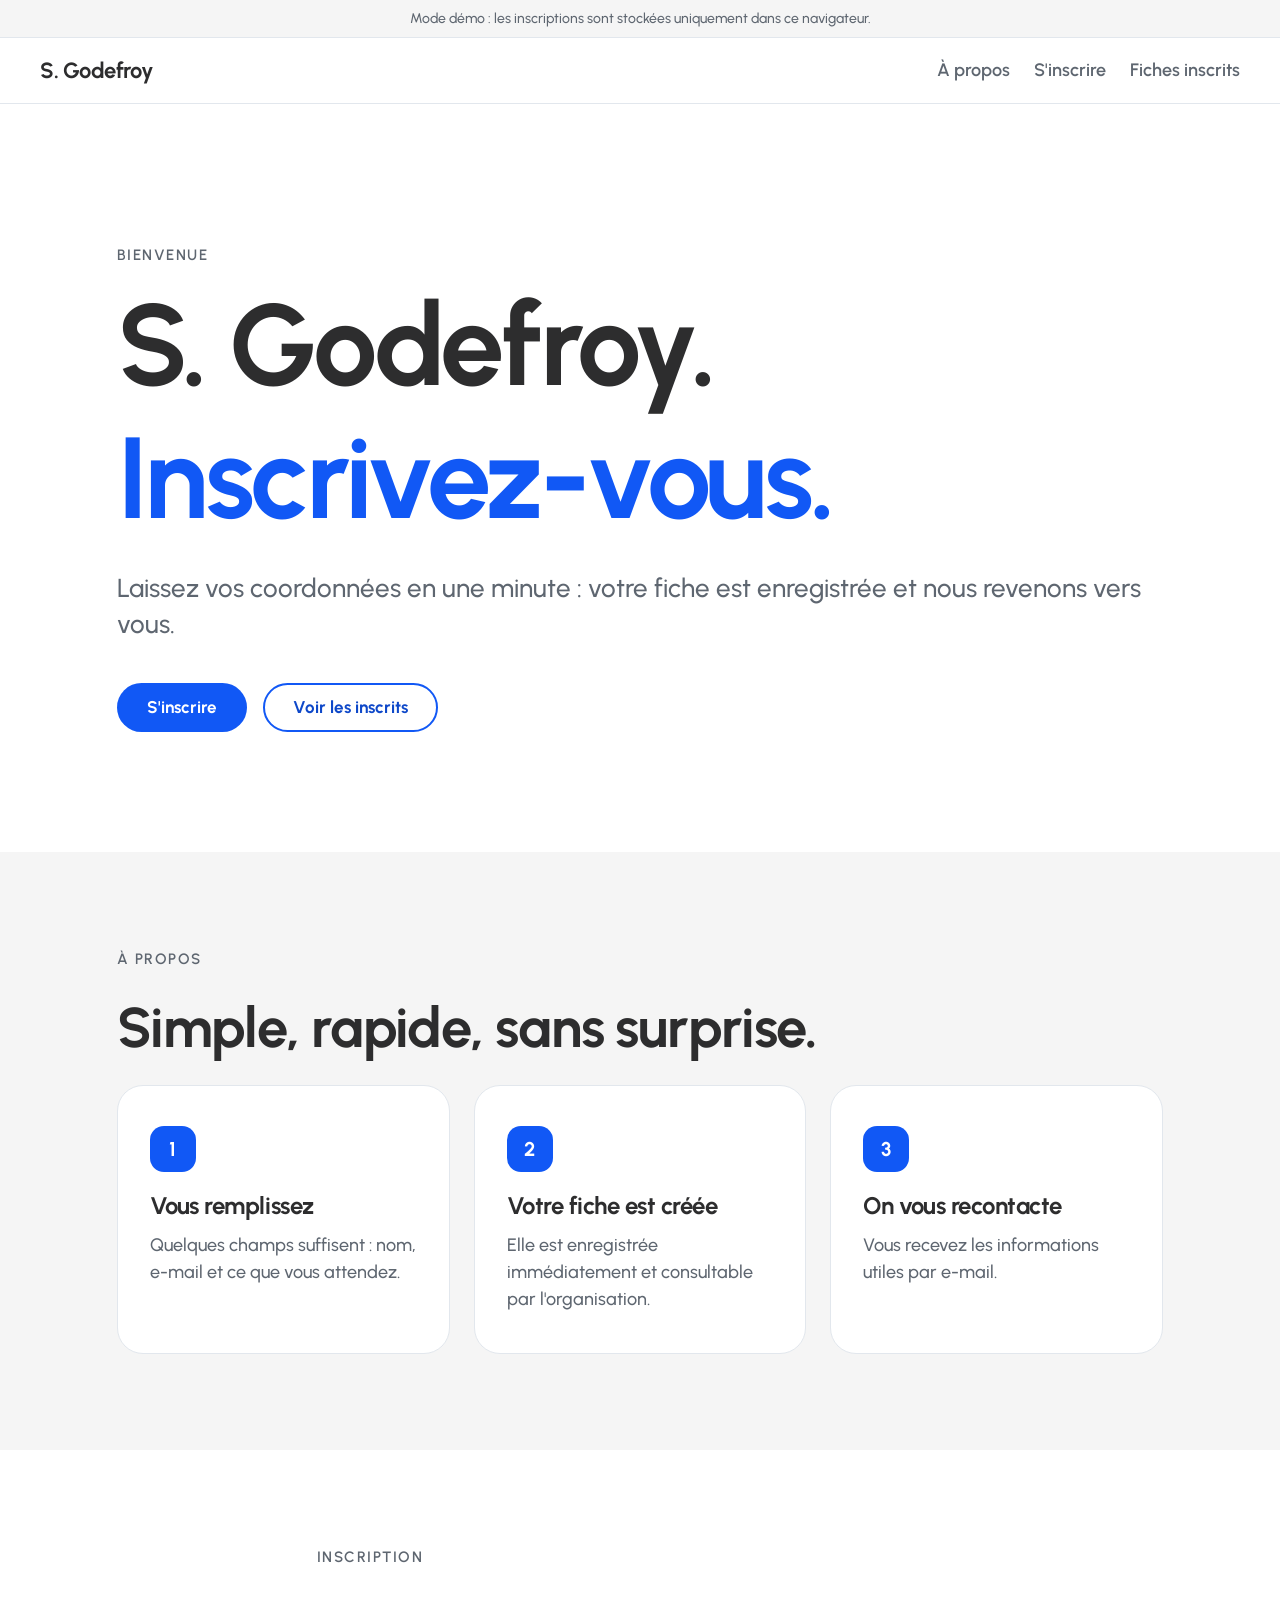
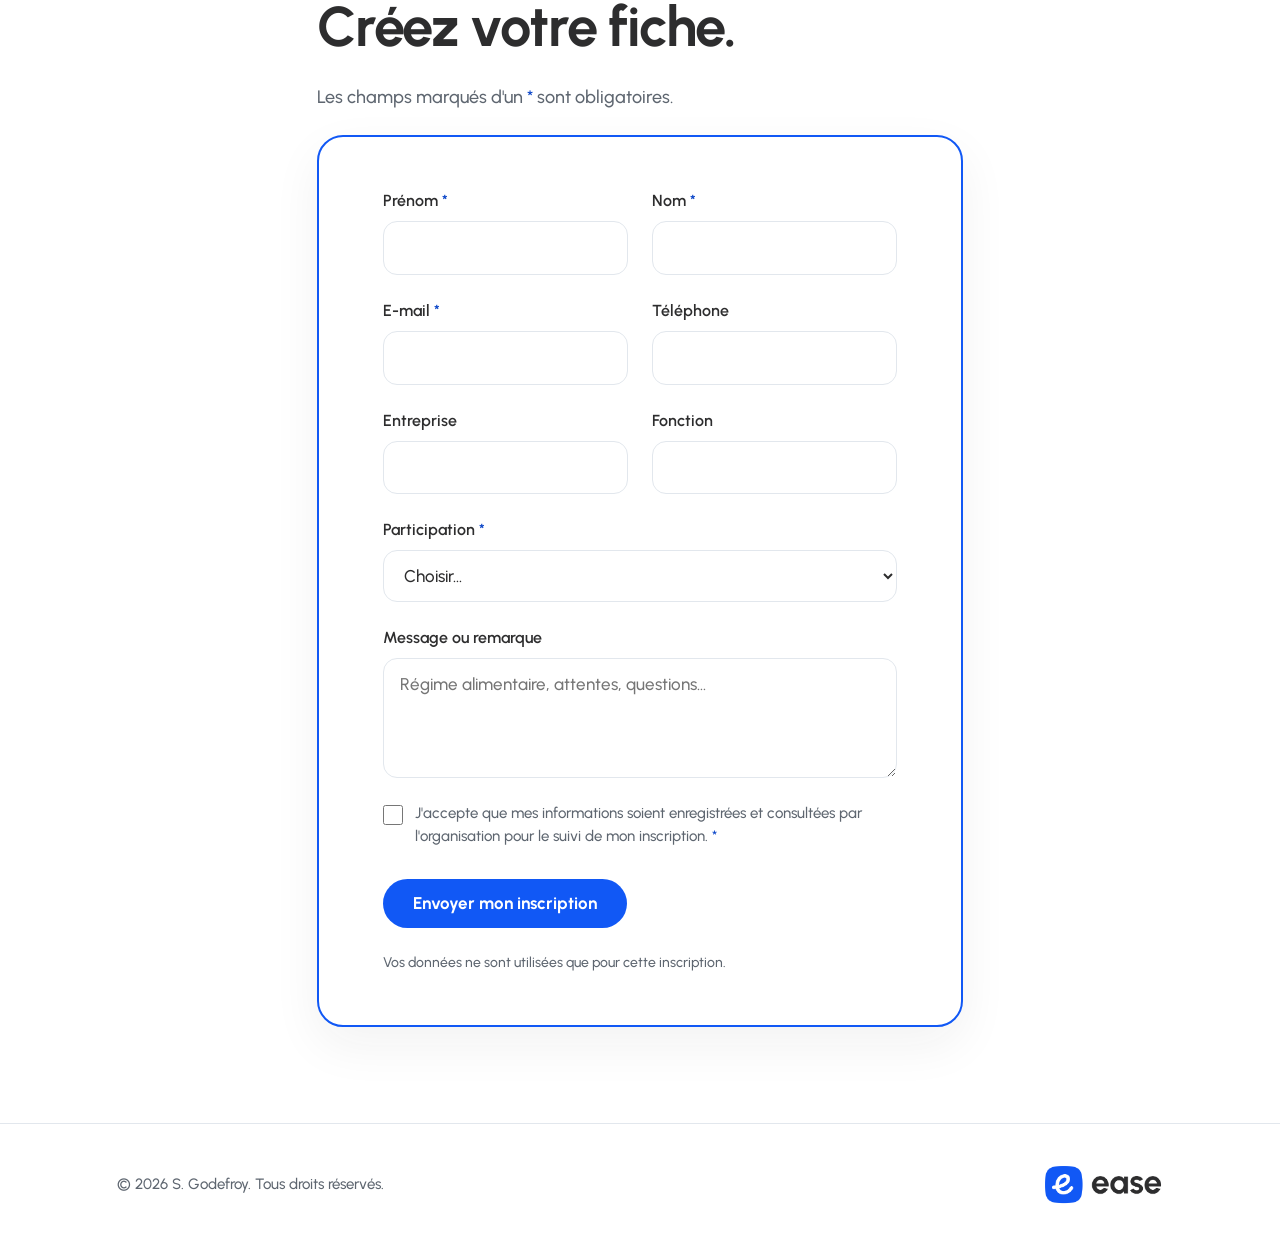
<file: index.html>
<!DOCTYPE html>
<html lang="fr">
<head>
  <meta charset="UTF-8">
  <meta name="viewport" content="width=device-width, initial-scale=1.0">
  <title>S. Godefroy — Inscription</title>
  <meta name="description" content="Site de S. Godefroy : présentation et formulaire d'inscription.">
  <link rel="icon" type="image/png" href="assets/ease-symbole.png">
  <link rel="preconnect" href="https://fonts.googleapis.com">
  <link rel="preconnect" href="https://fonts.gstatic.com" crossorigin>
  <link href="https://fonts.googleapis.com/css2?family=Urbanist:wght@500;600;700&display=swap" rel="stylesheet">
  <link rel="stylesheet" href="style.css">
</head>
<body>
  <header class="site-header">
    <div class="container nav">
      <a href="index.html" class="logo">S. Godefroy</a>
      <nav class="nav-links">
        <a href="#apropos">À propos</a>
        <a href="#inscription">S'inscrire</a>
        <a href="fiches.html">Fiches inscrits</a>
      </nav>
    </div>
  </header>

  <main>
    <section class="hero">
      <div class="container">
        <p class="eyebrow reveal">Bienvenue</p>
        <h1 class="reveal">S. Godefroy.<br><span class="accent">Inscrivez-vous.</span></h1>
        <p class="lead reveal">Laissez vos coordonnées en une minute : votre fiche est enregistrée et nous revenons vers vous.</p>
        <div class="actions reveal">
          <a href="#inscription" class="btn btn-primary">S'inscrire</a>
          <a href="fiches.html" class="btn btn-ghost">Voir les inscrits</a>
        </div>
      </div>
    </section>

    <section id="apropos" class="section alt">
      <div class="container">
        <p class="eyebrow">À propos</p>
        <h2 class="reveal">Simple, rapide, sans surprise.</h2>
        <div class="cards">
          <article class="card reveal">
            <span class="pastille">1</span>
            <h3>Vous remplissez</h3>
            <p>Quelques champs suffisent : nom, e-mail et ce que vous attendez.</p>
          </article>
          <article class="card reveal">
            <span class="pastille">2</span>
            <h3>Votre fiche est créée</h3>
            <p>Elle est enregistrée immédiatement et consultable par l'organisation.</p>
          </article>
          <article class="card reveal">
            <span class="pastille">3</span>
            <h3>On vous recontacte</h3>
            <p>Vous recevez les informations utiles par e-mail.</p>
          </article>
        </div>
      </div>
    </section>

    <section id="inscription" class="section">
      <div class="container narrow">
        <p class="eyebrow">Inscription</p>
        <h2>Créez votre fiche.</h2>
        <p>Les champs marqués d'un <span style="color:var(--color-primary-text)">*</span> sont obligatoires.</p>

        <form id="form-inscription" class="form-card" novalidate>
          <div class="form-grid">
            <div class="field">
              <label for="prenom">Prénom <span class="req">*</span></label>
              <input id="prenom" name="prenom" required autocomplete="given-name" maxlength="80">
            </div>
            <div class="field">
              <label for="nom">Nom <span class="req">*</span></label>
              <input id="nom" name="nom" required autocomplete="family-name" maxlength="80">
            </div>
            <div class="field">
              <label for="email">E-mail <span class="req">*</span></label>
              <input id="email" name="email" type="email" required autocomplete="email" maxlength="160">
            </div>
            <div class="field">
              <label for="telephone">Téléphone</label>
              <input id="telephone" name="telephone" type="tel" autocomplete="tel" maxlength="30">
            </div>
            <div class="field">
              <label for="entreprise">Entreprise</label>
              <input id="entreprise" name="entreprise" autocomplete="organization" maxlength="120">
            </div>
            <div class="field">
              <label for="fonction">Fonction</label>
              <input id="fonction" name="fonction" autocomplete="organization-title" maxlength="120">
            </div>
            <div class="field full">
              <label for="participation">Participation <span class="req">*</span></label>
              <select id="participation" name="participation" required>
                <option value="">Choisir…</option>
                <option>Présent toute la journée</option>
                <option>Présent le matin</option>
                <option>Présent l'après-midi</option>
                <option>Je souhaite être informé</option>
              </select>
            </div>
            <div class="field full">
              <label for="message">Message ou remarque</label>
              <textarea id="message" name="message" maxlength="1000" placeholder="Régime alimentaire, attentes, questions…"></textarea>
            </div>
            <div class="field full checkbox">
              <input id="consentement" name="consentement" type="checkbox" required>
              <label for="consentement">J'accepte que mes informations soient enregistrées et consultées par l'organisation pour le suivi de mon inscription. <span class="req">*</span></label>
            </div>
          </div>

          <div class="form-footer">
            <button type="submit" class="btn btn-primary" id="submit-btn">Envoyer mon inscription</button>
            <p class="form-note">Vos données ne sont utilisées que pour cette inscription.</p>
          </div>
          <div id="form-message" class="message" role="status" aria-live="polite"></div>
        </form>
      </div>
    </section>
  </main>

  <footer class="site-footer">
    <div class="container footer-inner">
      <p>© <span id="year"></span> S. Godefroy. Tous droits réservés.</p>
      <img src="assets/ease-signature.png" alt="ease" class="footer-logo">
    </div>
  </footer>

  <script src="config.js"></script>
  <script src="storage.js"></script>
  <script>
    const form = document.getElementById('form-inscription');
    const msg = document.getElementById('form-message');
    const btn = document.getElementById('submit-btn');

    function show(type, text) { msg.className = 'message ' + type; msg.textContent = text; }

    form.addEventListener('submit', async (e) => {
      e.preventDefault();
      if (!form.checkValidity()) {
        form.reportValidity();
        show('error', 'Merci de compléter les champs obligatoires.');
        return;
      }
      const data = Object.fromEntries(new FormData(form).entries());
      Object.keys(data).forEach(k => { if (typeof data[k] === 'string') data[k] = data[k].trim(); });
      data.consentement = form.consentement.checked;

      btn.disabled = true; btn.textContent = 'Envoi…';
      try {
        await Inscriptions.add(data);
        form.reset();
        show('ok', `Merci ${data.prenom}, votre inscription est enregistrée.`);
      } catch (err) {
        show('error', err.message || 'Une erreur est survenue, réessayez.');
      } finally {
        btn.disabled = false; btn.textContent = 'Envoyer mon inscription';
      }
    });
  </script>
</body>
</html>
</file>
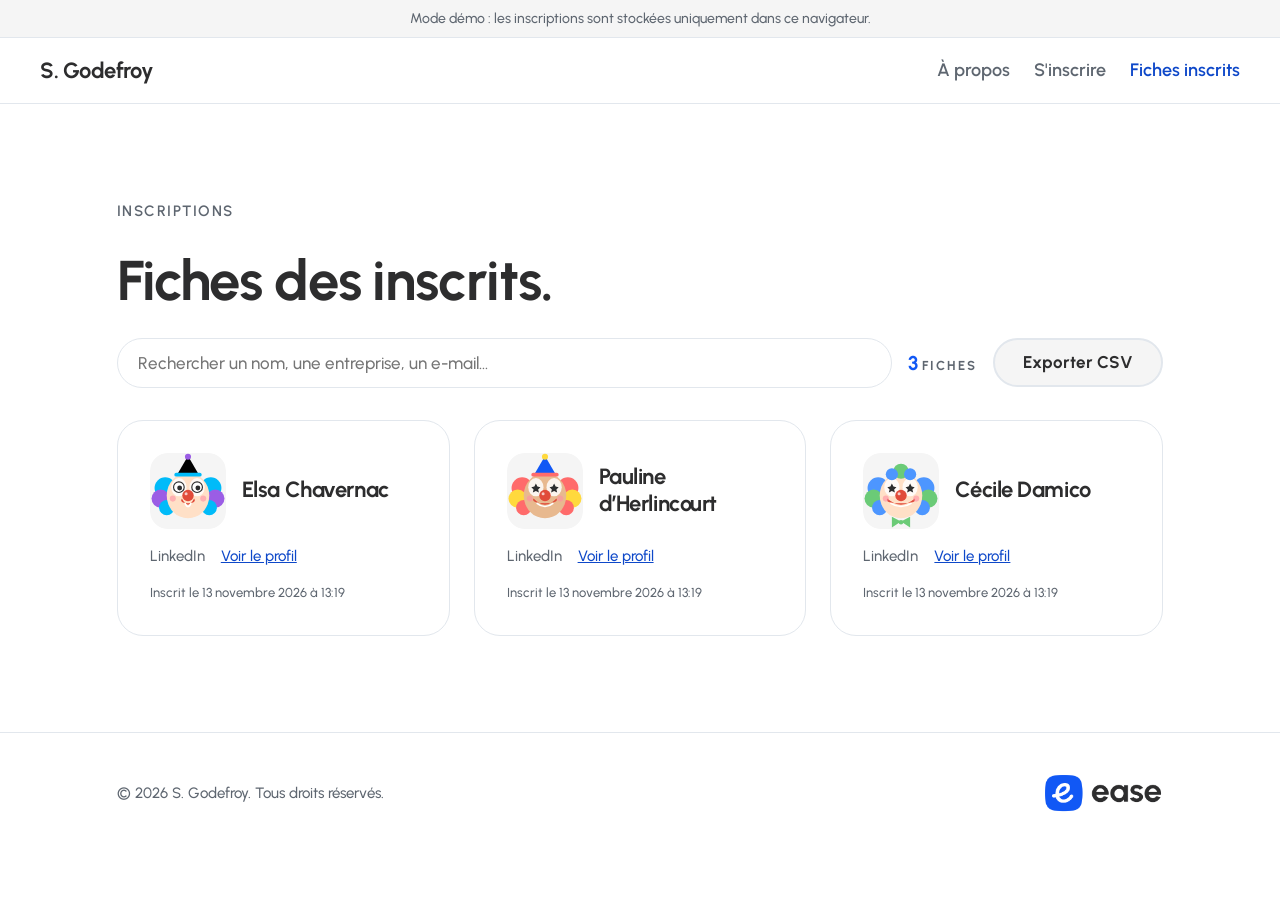
<file: fiches.html>
<!DOCTYPE html>
<html lang="fr">
<head>
  <meta charset="UTF-8">
  <meta name="viewport" content="width=device-width, initial-scale=1.0">
  <title>S. Godefroy — Fiches des inscrits</title>
  <meta name="robots" content="noindex, nofollow">
  <link rel="icon" type="image/png" href="assets/ease-symbole.png">
  <link rel="preconnect" href="https://fonts.googleapis.com">
  <link rel="preconnect" href="https://fonts.gstatic.com" crossorigin>
  <link href="https://fonts.googleapis.com/css2?family=Urbanist:wght@500;600;700&display=swap" rel="stylesheet">
  <link rel="stylesheet" href="style.css">
</head>
<body>
  <header class="site-header">
    <div class="container nav">
      <a href="index.html" class="logo">S. Godefroy</a>
      <nav class="nav-links">
        <a href="index.html#apropos">À propos</a>
        <a href="index.html#inscription">S'inscrire</a>
        <a href="fiches.html" aria-current="page">Fiches inscrits</a>
      </nav>
    </div>
  </header>

  <main class="section">
    <div class="container">
      <p class="eyebrow">Inscriptions</p>
      <h2>Fiches des inscrits.</h2>

      <div class="toolbar">
        <input type="search" id="search" placeholder="Rechercher un nom, une entreprise, un e-mail…" aria-label="Rechercher">
        <span><span class="count" id="count">0</span> <span class="label">fiches</span></span>
        <button class="btn btn-secondary" id="export">Exporter CSV</button>
      </div>

      <div id="fiches" class="fiches" aria-live="polite"></div>
    </div>
  </main>

  <footer class="site-footer">
    <div class="container footer-inner">
      <p>© <span id="year"></span> S. Godefroy. Tous droits réservés.</p>
      <img src="assets/ease-signature.png" alt="ease" class="footer-logo">
    </div>
  </footer>

  <script src="config.js"></script>
  <script src="fiches-initiales.js"></script>
  <script src="clown.js"></script>
  <script src="storage.js"></script>
  <script>
    const grid = document.getElementById('fiches');
    const count = document.getElementById('count');
    const search = document.getElementById('search');
    let all = [];

    const esc = s => String(s ?? '').replace(/[&<>"']/g, c => ({'&':'&amp;','<':'&lt;','>':'&gt;','"':'&quot;',"'":'&#39;'}[c]));
    const initials = f => ((f.prenom || '')[0] || '') + ((f.nom || '')[0] || '');
    const fmtDate = d => d ? new Date(d).toLocaleString('fr-FR', { dateStyle: 'long', timeStyle: 'short' }) : '';

    function card(f) {
      const rows = [
        ['E-mail', f.email ? `<a href="mailto:${esc(f.email)}">${esc(f.email)}</a>` : ''],
        ['Téléphone', f.telephone ? `<a href="tel:${esc(f.telephone)}">${esc(f.telephone)}</a>` : ''],
        ['Fonction', esc(f.fonction)],
        ['LinkedIn', /^https:\/\/([a-z]+\.)?linkedin\.com\//.test(f.linkedin || '') ? `<a href="${esc(f.linkedin)}" target="_blank" rel="noopener">Voir le profil</a>` : '']
      ].filter(r => r[1]);
      return `
        <article class="fiche">
          <div class="fiche-head">
            <div class="avatar avatar-clown" title="${esc(initials(f).toUpperCase())}">${clownAvatar(f.id || (f.prenom + f.nom + f.email))}</div>
            <div>
              <h3>${esc(f.prenom)} ${esc(f.nom)}</h3>
              ${f.entreprise ? `<div class="org">${esc(f.entreprise)}</div>` : ''}
            </div>
          </div>
          ${f.participation ? `<span class="tag">${esc(f.participation)}</span>` : ''}
          <dl>${rows.map(r => `<dt>${r[0]}</dt><dd>${r[1]}</dd>`).join('')}</dl>
          ${f.message ? `<div class="note">${esc(f.message)}</div>` : ''}
          <div class="fiche-date">Inscrit le ${esc(fmtDate(f.created_at))}</div>
        </article>`;
    }

    function render() {
      const q = search.value.trim().toLowerCase();
      const list = q ? all.filter(f =>
        ['prenom','nom','email','entreprise','fonction','participation'].some(k => (f[k] || '').toLowerCase().includes(q))
      ) : all;
      count.textContent = list.length;
      grid.innerHTML = list.length
        ? list.map(card).join('')
        : `<div class="empty" style="grid-column:1/-1">${all.length ? 'Aucune fiche ne correspond à la recherche.' : 'Aucune inscription pour le moment. <a href="index.html#inscription" style="color:var(--color-primary-text)">Être le premier à s\'inscrire</a>.'}</div>`;
    }

    function exportCsv() {
      const cols = ['created_at','prenom','nom','email','telephone','entreprise','fonction','participation','message'];
      const q = v => '"' + String(v ?? '').replace(/"/g, '""') + '"';
      const csv = '﻿' + [cols.join(';'), ...all.map(f => cols.map(c => q(f[c])).join(';'))].join('\n');
      const a = document.createElement('a');
      a.href = URL.createObjectURL(new Blob([csv], { type: 'text/csv;charset=utf-8' }));
      a.download = 'inscriptions.csv';
      a.click();
    }

    search.addEventListener('input', render);
    document.getElementById('export').addEventListener('click', exportCsv);

    Inscriptions.list()
      .then(list => { all = list; render(); })
      .catch(err => { grid.innerHTML = `<div class="empty" style="grid-column:1/-1">${esc(err.message)}</div>`; });
  </script>
</body>
</html>
</file>
<file: style.css>
/* Charte EASE — Design System v1.0
   Urbanist, une seule primaire (#1158F5), aucun dégradé, une seule ombre. */
:root {
  --color-primary: #1158F5;
  --color-primary-text: #0E48C9;
  --color-primary-dark: #0B3CA6;
  --color-ink: #2D2D2E;
  --color-gray-text: #5E6670;
  --color-gray-bg: #F5F5F5;
  --color-border: #E2E7ED;
  --color-alert: #E14B3A;
  --color-white: #FFFFFF;

  --font-family: 'Urbanist', -apple-system, BlinkMacSystemFont, sans-serif;
  --radius-card: 26px;
  --radius-block: 18px;
  --radius-principle: 14px;
  --radius-pill: 999px;
  --shadow-card: 0 18px 50px rgba(31, 31, 31, 0.06);

  --timing-entry: cubic-bezier(0.33, 1, 0.68, 1);
  --timing-micro: cubic-bezier(0.4, 0, 0.2, 1);
}

* { box-sizing: border-box; margin: 0; padding: 0; }
html { scroll-behavior: smooth; }

body {
  font-family: var(--font-family);
  font-weight: 500;
  background: var(--color-white);
  color: var(--color-ink);
  line-height: 1.5;
  font-size: 18px;
}

.container { width: 100%; max-width: 1200px; margin: 0 auto; padding: 0 clamp(16px, 6vw, 120px); }
.narrow { max-width: 800px; }

h1, h2, h3 { font-weight: 700; color: var(--color-ink); }
p { max-width: 66ch; }

/* Eyebrow + label : seules majuscules autorisées, toujours en gris */
.eyebrow {
  text-transform: uppercase; letter-spacing: 0.10em; font-weight: 600;
  color: var(--color-gray-text); font-size: 15px; margin-bottom: 12px;
}
.label {
  text-transform: uppercase; letter-spacing: 0.16em; font-weight: 700;
  color: var(--color-gray-text); font-size: 13px;
}

/* En-tête */
.site-header {
  position: sticky; top: 0; z-index: 10;
  background: var(--color-white);
  border-bottom: 1px solid var(--color-border);
}
.nav { display: flex; justify-content: space-between; align-items: center; padding: 16px 0; gap: 16px; }
.logo { font-weight: 700; font-size: 22px; letter-spacing: -0.02em; color: var(--color-ink); text-decoration: none; }
.nav-links { display: flex; gap: 24px; align-items: center; flex-wrap: wrap; }
.nav-links a { color: var(--color-gray-text); text-decoration: none; font-weight: 600; transition: color .2s var(--timing-micro); }
.nav-links a:hover, .nav-links a[aria-current="page"] { color: var(--color-primary-text); }

/* Hero */
.hero { padding: clamp(64px, 12vw, 140px) 0 clamp(56px, 10vw, 120px); }
.hero h1 {
  font-size: clamp(44px, 9vw, 116px);
  line-height: 1.16; letter-spacing: -0.03em; margin-bottom: 24px;
}
.hero h1 .accent { color: var(--color-primary); }
.lead { font-size: clamp(20px, 2.4vw, 26px); color: var(--color-gray-text); margin-bottom: 40px; line-height: 1.4; }
.actions { display: flex; gap: 16px; flex-wrap: wrap; }

/* Boutons */
.btn {
  display: inline-flex; align-items: center; justify-content: center;
  padding: 14px 28px; border-radius: var(--radius-pill);
  font: 700 17px/1 var(--font-family); text-decoration: none; cursor: pointer;
  border: 2px solid transparent;
  transition: background .2s var(--timing-micro), transform .2s var(--timing-micro);
}
.btn:hover { transform: translateY(-2px); }
.btn-primary { background: var(--color-primary); color: var(--color-white); }
.btn-primary:hover { background: var(--color-primary-dark); }
.btn-secondary { background: var(--color-gray-bg); color: var(--color-ink); border-color: var(--color-border); }
.btn-ghost { background: transparent; color: var(--color-primary-text); border-color: var(--color-primary); }
.btn:disabled { opacity: .6; cursor: wait; transform: none; }

/* Sections */
.section { padding: clamp(56px, 9vw, 96px) 0; scroll-margin-top: 72px; }
.section.alt { background: var(--color-gray-bg); }
.section h2 {
  font-size: clamp(32px, 5vw, 56px); line-height: 1.2; letter-spacing: -0.02em; margin-bottom: 24px;
}
.section p { color: var(--color-gray-text); margin-bottom: 24px; }

/* Cartes */
.cards { display: grid; grid-template-columns: repeat(auto-fit, minmax(260px, 1fr)); gap: 24px; }
.card {
  background: var(--color-white); border: 1px solid var(--color-border);
  border-radius: var(--radius-card); padding: 40px 32px;
}
.card h3 { font-size: 24px; letter-spacing: -0.02em; margin: 16px 0 8px; }
.card p { margin: 0; }
.pastille {
  display: inline-flex; align-items: center; justify-content: center;
  width: 46px; height: 46px; border-radius: var(--radius-principle);
  background: var(--color-primary); color: var(--color-white); font-weight: 700; font-size: 20px;
}

/* Formulaire */
.form-card {
  background: var(--color-white); border: 2px solid var(--color-primary);
  border-radius: var(--radius-card); padding: clamp(28px, 5vw, 52px) clamp(24px, 5vw, 64px);
  box-shadow: var(--shadow-card);
}
.form-grid { display: grid; grid-template-columns: 1fr 1fr; gap: 24px; }
.field { display: flex; flex-direction: column; gap: 8px; }
.field.full { grid-column: 1 / -1; }
.field label { font-weight: 600; font-size: 16px; color: var(--color-ink); }
.field .req { color: var(--color-primary-text); }
.field input, .field select, .field textarea {
  font: 500 17px/1.4 var(--font-family); color: var(--color-ink);
  padding: 14px 16px; border: 1px solid var(--color-border); border-radius: 14px;
  background: var(--color-white); transition: border-color .2s var(--timing-micro);
}
.field textarea { min-height: 120px; resize: vertical; }
.field input:focus, .field select:focus, .field textarea:focus {
  outline: none; border-color: var(--color-primary); box-shadow: 0 0 0 3px rgba(17, 88, 245, .15);
}
.field input:user-invalid, .field select:user-invalid { border-color: var(--color-alert); }
.checkbox { flex-direction: row; align-items: flex-start; gap: 12px; }
.checkbox input { width: 20px; height: 20px; margin-top: 3px; accent-color: var(--color-primary); flex-shrink: 0; }
.checkbox label { font-weight: 500; color: var(--color-gray-text); font-size: 15px; }
.form-footer { display: flex; align-items: center; gap: 24px; margin-top: 32px; flex-wrap: wrap; }
.form-note { font-size: 14px; color: var(--color-gray-text); margin: 0 !important; }

.message {
  margin-top: 24px; padding: 16px 20px; border-radius: 14px; font-weight: 600; display: none;
}
.message.ok { display: block; background: var(--color-gray-bg); color: var(--color-primary-text); border: 1px solid var(--color-border); }
.message.error { display: block; background: rgba(225, 75, 58, .1); color: var(--color-ink); border: 1px solid var(--color-alert); }

/* Bandeau mode démo */
.demo-banner {
  background: var(--color-gray-bg); border-bottom: 1px solid var(--color-border);
  color: var(--color-gray-text); font-size: 14px; text-align: center; padding: 8px 16px;
}

/* Page fiches */
.toolbar { display: flex; gap: 16px; align-items: center; flex-wrap: wrap; margin-bottom: 32px; }
.toolbar input {
  flex: 1; min-width: 220px; font: 500 17px var(--font-family); padding: 14px 20px;
  border: 1px solid var(--color-border); border-radius: var(--radius-pill); color: var(--color-ink);
}
.toolbar input:focus { outline: none; border-color: var(--color-primary); }
.count { font-weight: 700; color: var(--color-primary); font-size: 20px; }

.fiches { display: grid; grid-template-columns: repeat(auto-fill, minmax(320px, 1fr)); gap: 24px; }
.fiche {
  background: var(--color-white); border: 1px solid var(--color-border);
  border-radius: var(--radius-card); padding: 32px;
  display: flex; flex-direction: column; gap: 16px;
}
.fiche-head { display: flex; gap: 16px; align-items: center; }
.avatar {
  width: 52px; height: 52px; border-radius: var(--radius-principle);
  background: var(--color-primary); color: var(--color-white);
  display: flex; align-items: center; justify-content: center; font-weight: 700; font-size: 20px; flex-shrink: 0;
}
.avatar-clown { width: 76px; height: 76px; background: none; padding: 0; overflow: hidden; border-radius: 18px; }
.avatar-clown svg { width: 100%; height: 100%; display: block; }
.fiche h3 { font-size: 22px; letter-spacing: -0.02em; line-height: 1.2; }
.fiche .org { color: var(--color-gray-text); font-size: 15px; }
.fiche dl { display: grid; grid-template-columns: auto 1fr; gap: 6px 16px; font-size: 15px; }
.fiche dt { color: var(--color-gray-text); }
.fiche dd { overflow-wrap: anywhere; }
.fiche dd a { color: var(--color-primary-text); }
.fiche .note { background: var(--color-gray-bg); border-radius: 14px; padding: 14px 16px; font-size: 15px; color: var(--color-ink); }
.tag {
  align-self: flex-start; border: 2px solid var(--color-primary-text); color: var(--color-primary-text);
  border-radius: var(--radius-pill); padding: 4px 14px; font-weight: 700; font-size: 13px;
}
.fiche-date { font-size: 13px; color: var(--color-gray-text); margin-top: auto; }
.empty { text-align: center; padding: 64px 24px; border: 1px dashed var(--color-border); border-radius: var(--radius-card); color: var(--color-gray-text); }

/* Pied de page */
.site-footer { padding: 40px 0; border-top: 1px solid var(--color-border); }
.footer-inner { display: flex; justify-content: space-between; align-items: center; gap: 24px; flex-wrap: wrap; }
.footer-inner p { color: var(--color-gray-text); font-size: 15px; margin: 0; }
.footer-logo { width: 120px; height: auto; display: block; }

/* Animation d'entrée EASE */
.reveal { opacity: 0; transform: translateY(20px); transition: opacity .55s var(--timing-entry), transform .55s var(--timing-entry); }
.reveal.visible { opacity: 1; transform: none; }
@media (prefers-reduced-motion: reduce) {
  * { transition: none !important; scroll-behavior: auto !important; }
  .reveal { opacity: 1; transform: none; }
}

@media (max-width: 700px) {
  .form-grid { grid-template-columns: 1fr; }
  .nav { flex-direction: column; align-items: flex-start; }
  .fiches { grid-template-columns: 1fr; }
}
</file>
